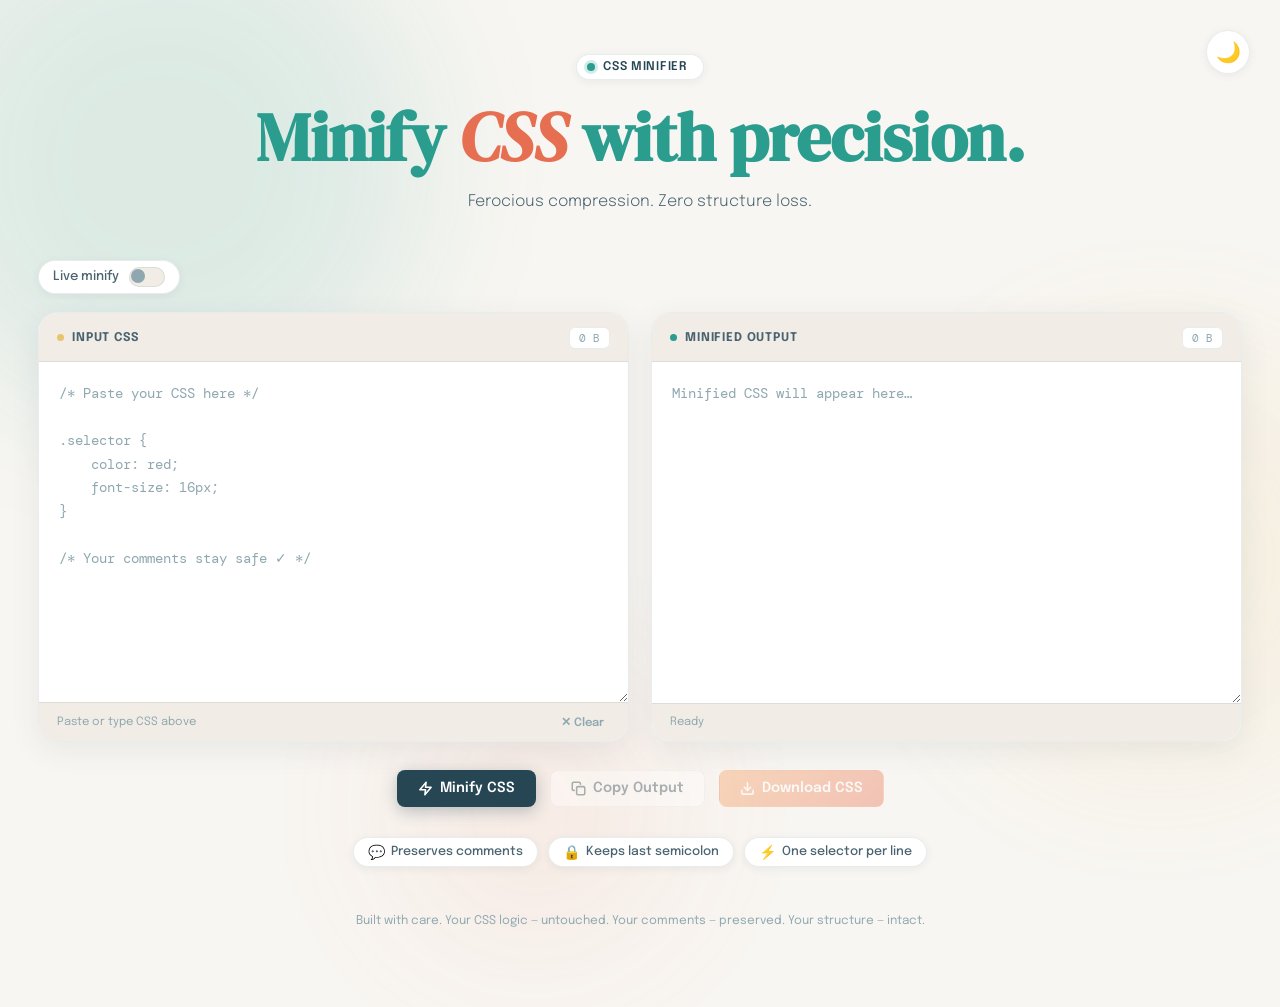
<file: index.html>
<!DOCTYPE html>
<html lang="en">
<head>
  <meta charset="UTF-8" />
  <meta name="viewport" content="width=device-width, initial-scale=1.0" />
  <title>CSS Minifier</title>
  <link rel="icon" type="image/svg+xml" href="assets/images/favicon.svg" />
  <link rel="preconnect" href="https://fonts.googleapis.com" />
  <link href="https://fonts.googleapis.com/css2?family=DM+Serif+Display:ital@0;1&family=DM+Mono:wght@400;500&family=Epilogue:wght@300;400;500;600;700&display=swap" rel="stylesheet" />
  <script src="https://cdnjs.cloudflare.com/ajax/libs/gsap/3.12.5/gsap.min.js"></script>

  <link rel="stylesheet" href="assets/css/style.css" />
</head>
<body>

<!-- Background blobs -->
<div class="blob blob-1"></div>
<div class="blob blob-2"></div>
<div class="blob blob-3"></div>

<div id="app">
  <button class="theme-toggle" id="themeToggle" title="Toggle dark mode" aria-label="Toggle dark mode">🌙</button>
  <!-- Header -->
  <header id="header">    
    <div class="logo-badge">
      <span class="dot"></span>
      <span>CSS Minifier</span>
    </div>
    <h1>Minify <em>CSS</em> with precision.</h1>
    <p>Ferocious compression. Zero structure loss.</p>    
  </header>

  <!-- Toolbar -->
  <div class="toolbar" id="toolbar">
    <div class="toggle-group">
      <label for="liveToggle">Live minify</label>
      <input type="checkbox" class="toggle" id="liveToggle" />
    </div>
    <div class="savings-badge" id="savingsBadge">
      <span>📉 Saved</span>
      <strong id="savingsText">—</strong>
      <span>bytes</span>
    </div>
  </div>

  <!-- Panels -->
  <div class="panels" id="panels">
    <!-- Input -->
    <div class="panel">
      <div class="panel-header">
        <div class="panel-title">
          <span class="dot-label input"></span>
          Input CSS
        </div>
        <span class="byte-count" id="inputBytes">0 B</span>
      </div>
      <textarea
        id="inputCSS"
        spellcheck="false"
        placeholder="/* Paste your CSS here */

.selector {
    color: red;
    font-size: 16px;
}

/* Your comments stay safe ✓ */"
      ></textarea>
      <div class="panel-footer">
        <span class="hint">Paste or type CSS above</span>
        <button class="btn-ghost" id="clearBtn">✕ Clear</button>
      </div>
    </div>

    <!-- Mobile arrow -->
    <div class="arrow-center">
      <svg viewBox="0 0 24 24" fill="none" stroke="#264653" stroke-width="2.5" stroke-linecap="round" stroke-linejoin="round">
        <path d="M12 5v14M6 13l6 6 6-6"/>
      </svg>
    </div>

    <!-- Output -->
    <div class="panel">
      <div class="panel-header">
        <div class="panel-title">
          <span class="dot-label output"></span>
          Minified Output
        </div>
        <span class="byte-count" id="outputBytes">0 B</span>
      </div>
      <textarea
        id="outputCSS"
        spellcheck="false"
        readonly
        placeholder="Minified CSS will appear here…"
      ></textarea>
      <div class="panel-footer">
        <span class="hint" id="outputHint">Ready</span>
      </div>
    </div>
  </div>

  <!-- Action bar -->
  <div class="action-bar" id="actionBar">
    <button class="btn btn-primary" id="minifyBtn">
      <svg width="15" height="15" viewBox="0 0 24 24" fill="none" stroke="currentColor" stroke-width="2.5" stroke-linecap="round" stroke-linejoin="round">
        <path d="M13 2L3 14h9l-1 8 10-12h-9l1-8z"/>
      </svg>
      Minify CSS
    </button>
    <button class="btn btn-secondary" id="copyBtn" disabled>
      <svg width="15" height="15" viewBox="0 0 24 24" fill="none" stroke="currentColor" stroke-width="2.5" stroke-linecap="round" stroke-linejoin="round">
        <rect x="9" y="9" width="13" height="13" rx="2" ry="2"/><path d="M5 15H4a2 2 0 0 1-2-2V4a2 2 0 0 1 2-2h9a2 2 0 0 1 2 2v1"/>
      </svg>
      Copy Output
    </button>
    <button class="btn btn-accent" id="downloadBtn" disabled>
      <svg width="15" height="15" viewBox="0 0 24 24" fill="none" stroke="currentColor" stroke-width="2.5" stroke-linecap="round" stroke-linejoin="round">
        <path d="M21 15v4a2 2 0 0 1-2 2H5a2 2 0 0 1-2-2v-4"/><polyline points="7 10 12 15 17 10"/><line x1="12" y1="15" x2="12" y2="3"/>
      </svg>
      Download CSS
    </button>
  </div>

  <div class="stats-strip">
    <div class="stat-chip"><span class="icon">💬</span> Preserves comments</div>
    <div class="stat-chip"><span class="icon">🔒</span> Keeps last semicolon</div>
    <div class="stat-chip"><span class="icon">⚡</span> One selector per line</div>
  </div>

  <footer id="footer">
    Built with care. Your CSS logic — untouched. Your comments — preserved. Your structure — intact.
  </footer>

</div>

<!-- Toast container -->
<div class="toast-container" id="toastContainer"></div>

<script src="assets/js/custom.js"></script>

</body>
</html>
</file>
<file: assets/css/style.css>
/* ── Variables ─────────────────────────────────────────── */
:root {
    --teal-dark:   #264653;
    --teal:        #2a9d8f;
    --gold:        #e9c46a;
    --orange:      #f4a261;
    --coral:       #e76f51;

    /* Light theme (default) */
    --bg:          #f8f6f2;
    --surface:     #ffffff;
    --surface-2:   #f1ede6;
    --border:      rgba(38,70,83,.10);
    --text:        #1a2e35;
    --text-2:      #4a6370;
    --text-3:      #8fa8b0;

    --radius-sm:   8px;
    --radius:      14px;
    --radius-lg:   20px;
    --shadow-sm:   0 2px 8px rgba(38,70,83,.07);
    --shadow:      0 8px 30px rgba(38,70,83,.08);
    --shadow-lg:   0 20px 60px rgba(38,70,83,.10);

    --mono:        'DM Mono', monospace;
    --sans:        'Epilogue', sans-serif;
    --serif:       'DM Serif Display', serif;
}

/* Dark theme */
body.dark-mode {
    --bg:          #0f1419;
    --surface:     #16202b;
    --surface-2:   #1e2a38;
    --border:      rgba(42,157,143,.15);
    --text:        #e8eef5;
    --text-2:      #b0bfd4;
    --text-3:      #7a8fa3;
}

/* ── Reset ─────────────────────────────────────────────── */
*, *::before, *::after { box-sizing: border-box; margin: 0; padding: 0; }
html { scroll-behavior: smooth; }
body {
    font-family: var(--sans);
    background: var(--bg);
    color: var(--text);
    min-height: 100vh;
    overflow-x: hidden;
    transition: background .5s ease, color .5s ease;
}

/* ── Background canvas ─────────────────────────────────── */
#bg-canvas {
    position: fixed;
    inset: 0;
    z-index: 0;
    pointer-events: none;
}

.blob {
    position: fixed;
    border-radius: 50%;
    filter: blur(80px);
    opacity: 0;
    pointer-events: none;
    z-index: 0;
}
.blob-1 { width: 520px; height: 520px; background: rgba(42,157,143,.13); top: -100px; left: -100px; }
.blob-2 { width: 400px; height: 400px; background: rgba(233,196,106,.15); top: 40%; right: -80px; }
.blob-3 { width: 300px; height: 300px; background: rgba(231,111,81,.10); bottom: -60px; left: 30%; }

/* ── App wrapper ───────────────────────────────────────── */
#app {
    position: relative;
    z-index: 1;
    max-width: 1260px;
    margin: 0 auto;
    padding: 0 28px 80px;
}

/* ── Header ────────────────────────────────────────────── */
header {
    padding: 54px 0 44px;
    display: flex;
    flex-direction: column;
    align-items: center;
    text-align: center;
    opacity: 0;
    position: relative;
}

.theme-toggle {
    position: fixed;
    top: 30px;
    right: 30px;
    width: 44px;
    height: 44px;
    border-radius: 50%;
    background: var(--surface);
    border: 1.5px solid var(--border);
    cursor: pointer;
    display: flex;
    align-items: center;
    justify-content: center;
    font-size: 20px;
    transition: transform .2s, box-shadow .2s, background .5s;
    box-shadow: var(--shadow-sm);
    outline: none;
}
.theme-toggle:hover { transform: scale(1.08); box-shadow: var(--shadow); }
.theme-toggle:active { transform: scale(.96); }

.logo-badge {
    display: inline-flex;
    align-items: center;
    gap: 8px;
    background: var(--surface);
    border: 1.5px solid var(--border);
    border-radius: 100px;
    padding: 6px 16px 6px 10px;
    margin-bottom: 22px;
    box-shadow: var(--shadow-sm);
    transition: background .5s, border-color .5s;
}
.logo-badge .dot {
    width: 8px; height: 8px;
    border-radius: 50%;
    background: var(--teal);
    box-shadow: 0 0 0 3px rgba(42,157,143,.20);
    animation: pulse 2.4s ease infinite;
    transition: box-shadow .5s;
}
@keyframes pulse {
    0%,100% { box-shadow: 0 0 0 3px rgba(42,157,143,.20); }
    50%      { box-shadow: 0 0 0 6px rgba(42,157,143,.08); }
}
.logo-badge span { font-size: 12px; font-weight: 600; letter-spacing: .06em; color: var(--teal-dark); text-transform: uppercase; transition: color .5s; }

header h1 {
    font-family: var(--serif);
    font-size: clamp(38px, 6vw, 68px);
    line-height: 1.05;
    color: var(--teal);
    letter-spacing: -.5px;
    transition: color .5s;
}
header h1 em {
    font-style: italic;
    color: var(--coral);
    transition: color .5s;
}
header p {
    margin-top: 16px;
    font-size: 16px;
    color: var(--text-2);
    line-height: 1.65;
    font-weight: 300;
    transition: color .5s;
}

/* ── Stats strip ───────────────────────────────────────── */
.stats-strip {
    display: flex;
    gap: 10px;
    margin-top: 30px;
    flex-wrap: wrap;
    justify-content: center;
}
.stat-chip {
    background: var(--surface);
    border: 1.5px solid var(--border);
    border-radius: 100px;
    padding: 6px 14px;
    font-size: 12.5px;
    font-weight: 500;
    color: var(--text-2);
    box-shadow: var(--shadow-sm);
    display: flex;
    align-items: center;
    gap: 6px;
    transition: background .5s, border-color .5s, color .5s;
}
.stat-chip .icon { font-size: 14px; }

/* ── Toolbar ───────────────────────────────────────────── */
.toolbar {
    display: flex;
    align-items: center;
    justify-content: space-between;
    margin-bottom: 18px;
    flex-wrap: wrap;
    gap: 12px;
    opacity: 0;
}

.toggle-group {
    display: flex;
    align-items: center;
    gap: 10px;
    background: var(--surface);
    border: 1.5px solid var(--border);
    border-radius: 100px;
    padding: 6px 14px;
    box-shadow: var(--shadow-sm);
    transition: background .5s, border-color .5s;
}
.toggle-group label { font-size: 13px; font-weight: 500; color: var(--text-2); cursor: pointer; transition: color .5s; }
.toggle { appearance: none; width: 36px; height: 20px; border-radius: 100px; background: var(--surface-2); border: 1.5px solid var(--border); cursor: pointer; position: relative; transition: background .3s, border-color .5s; }
.toggle::after { content: ''; position: absolute; width: 14px; height: 14px; border-radius: 50%; background: var(--text-3); top: 1px; left: 1px; transition: transform .3s, background .5s; }
.toggle:checked { background: var(--teal); border-color: var(--teal); }
.toggle:checked::after { transform: translateX(16px); background: #fff; }

.btn-group { display: flex; gap: 10px; flex-wrap: wrap; }

/* ── Buttons ───────────────────────────────────────────── */
.btn {
    display: inline-flex;
    align-items: center;
    gap: 7px;
    padding: 10px 20px;
    border-radius: var(--radius-sm);
    font-family: var(--sans);
    font-size: 14px;
    font-weight: 600;
    cursor: pointer;
    border: 1.5px solid transparent;
    transition: transform .18s, box-shadow .18s, background .18s, color .18s, border-color .18s;
    outline: none;
    position: relative;
    overflow: hidden;
}
.btn::before {
    content: '';
    position: absolute;
    inset: 0;
    background: rgba(255,255,255,.15);
    opacity: 0;
    transition: opacity .18s;
    border-radius: inherit;
}
.btn:hover::before { opacity: 1; }

.btn-primary {
    background: var(--teal-dark);
    color: #fff;
    box-shadow: 0 4px 16px rgba(38,70,83,.30);
}
.btn-primary:hover:not(:disabled) { transform: translateY(-2px); box-shadow: 0 8px 24px rgba(38,70,83,.35); }
.btn-primary:active:not(:disabled) { transform: translateY(0); }

.btn-secondary {
    background: var(--surface);
    color: var(--teal-dark);
    border-color: var(--border);
    box-shadow: var(--shadow-sm);
}
.btn-secondary:hover:not(:disabled) { transform: translateY(-2px); box-shadow: var(--shadow); border-color: var(--teal); color: var(--teal); }

.btn-accent {
    background: linear-gradient(135deg, var(--orange), var(--coral));
    color: #fff;
    box-shadow: 0 4px 16px rgba(244,162,97,.35);
}
.btn-accent:hover:not(:disabled) { transform: translateY(-2px); box-shadow: 0 8px 24px rgba(244,162,97,.45); }

.btn:disabled { opacity: .38; cursor: not-allowed; transform: none !important; box-shadow: none !important; }

/* ── Two-panel layout ──────────────────────────────────── */
.panels {
    display: grid;
    grid-template-columns: 1fr 1fr;
    gap: 22px;
    opacity: 0;
}

@media (max-width: 760px) {
    .panels { grid-template-columns: 1fr; }
}

.panel {
    background: var(--surface);
    border-radius: var(--radius-lg);
    border: 1.5px solid var(--border);
    box-shadow: var(--shadow);
    overflow: hidden;
    display: flex;
    flex-direction: column;
    transition: box-shadow .3s, background .5s, border-color .5s;
}
.panel:focus-within { box-shadow: 0 12px 40px rgba(42,157,143,.12), 0 0 0 2px rgba(42,157,143,.20); }

.panel-header {
    display: flex;
    align-items: center;
    justify-content: space-between;
    padding: 14px 18px 12px;
    border-bottom: 1.5px solid var(--border);
    background: var(--surface-2);
    transition: background .5s, border-color .5s;
}
.panel-title {
    display: flex;
    align-items: center;
    gap: 8px;
    font-size: 12px;
    font-weight: 700;
    letter-spacing: .07em;
    text-transform: uppercase;
    color: var(--text-2);
}
.panel-title .dot-label {
    width: 7px; height: 7px;
    border-radius: 50%;
}
.panel-title .dot-label.input  { background: var(--gold); }
.panel-title .dot-label.output { background: var(--teal); }

.byte-count {
    font-family: var(--mono);
    font-size: 11px;
    color: var(--text-3);
    background: var(--surface);
    border: 1px solid var(--border);
    border-radius: 6px;
    padding: 3px 9px;
    transition: background .5s, border-color .5s, color .5s;
}

textarea {
    flex: 1;
    width: 100%;
    min-height: 340px;
    padding: 20px 20px;
    font-family: var(--mono);
    font-size: 13.5px;
    line-height: 1.75;
    color: var(--text);
    background: transparent;
    border: none;
    outline: none;
    resize: vertical;
    tab-size: 2;
    transition: color .5s;
}
textarea::placeholder { color: var(--text-3); }
textarea[readonly] {
    cursor: default;
    color: var(--teal-dark);
}

/* ── Action bar ────────────────────────────────────────── */
.action-bar {
    display: flex;
    align-items: center;
    justify-content: center;
    gap: 14px;
    padding: 28px 0 0;
    flex-wrap: wrap;
    opacity: 0;
}

/* ── Savings badge ─────────────────────────────────────── */
.savings-badge {
    display: none;
    align-items: center;
    gap: 10px;
    background: var(--surface);
    border: 1.5px solid rgba(42,157,143,.25);
    border-radius: 100px;
    padding: 8px 18px;
    box-shadow: var(--shadow-sm);
    font-size: 13px;
    font-weight: 500;
    color: var(--teal-dark);
    transition: background .5s, color .5s;
}
.savings-badge.visible { display: flex; }
.savings-badge strong { color: var(--teal); font-weight: 700; transition: color .5s; }

/* ── Toast ─────────────────────────────────────────────── */
.toast-container {
    position: fixed;
    bottom: 28px;
    right: 28px;
    z-index: 999;
    display: flex;
    flex-direction: column;
    gap: 10px;
    pointer-events: none;
}
.toast {
    background: var(--teal-dark);
    color: #fff;
    padding: 12px 20px;
    border-radius: var(--radius);
    font-size: 13.5px;
    font-weight: 500;
    box-shadow: 0 8px 28px rgba(38,70,83,.30);
    display: flex;
    align-items: center;
    gap: 9px;
    transform: translateY(20px);
    opacity: 0;
    pointer-events: auto;
}

/* ── Bottom panel meta ─────────────────────────────────── */
.panel-footer {
    padding: 10px 18px;
    border-top: 1.5px solid var(--border);
    background: var(--surface-2);
    display: flex;
    align-items: center;
    justify-content: space-between;
    min-height: 38px;
    transition: background .5s, border-color .5s;
}
.panel-footer .hint { font-size: 11.5px; color: var(--text-3); transition: color .5s; }

/* ── Clear btn (inside panel footer) ──────────────────── */
.btn-ghost {
    background: none;
    border: none;
    font-family: var(--sans);
    font-size: 11.5px;
    font-weight: 600;
    color: var(--text-3);
    cursor: pointer;
    padding: 2px 6px;
    border-radius: 5px;
    transition: color .2s, background .2s, color .5s;
}
.btn-ghost:hover { color: var(--coral); background: rgba(231,111,81,.08); }

/* ── Divider arrow ─────────────────────────────────────── */
.arrow-center {
    display: none;
    justify-content: center;
    margin: -8px 0;
    z-index: 2;
    position: relative;
}
.arrow-center svg {
    background: var(--gold);
    border-radius: 50%;
    padding: 6px;
    box-shadow: 0 4px 14px rgba(233,196,106,.40);
    width: 32px; height: 32px;
}
@media (max-width: 760px) {
    .arrow-center { display: flex; }
}

/* ── Footer ────────────────────────────────────────────── */
footer {
    text-align: center;
    padding-top: 48px;
    font-size: 12px;
    color: var(--text-3);
    opacity: 0;
    transition: color .5s;
}
footer a { color: var(--teal); text-decoration: none; transition: color .5s; }
footer a:hover { text-decoration: underline; }

/* ── Scrollbar ─────────────────────────────────────────── */
textarea::-webkit-scrollbar { width: 5px; }
textarea::-webkit-scrollbar-track { background: transparent; }
textarea::-webkit-scrollbar-thumb { background: var(--border); border-radius: 10px; }
</file>
